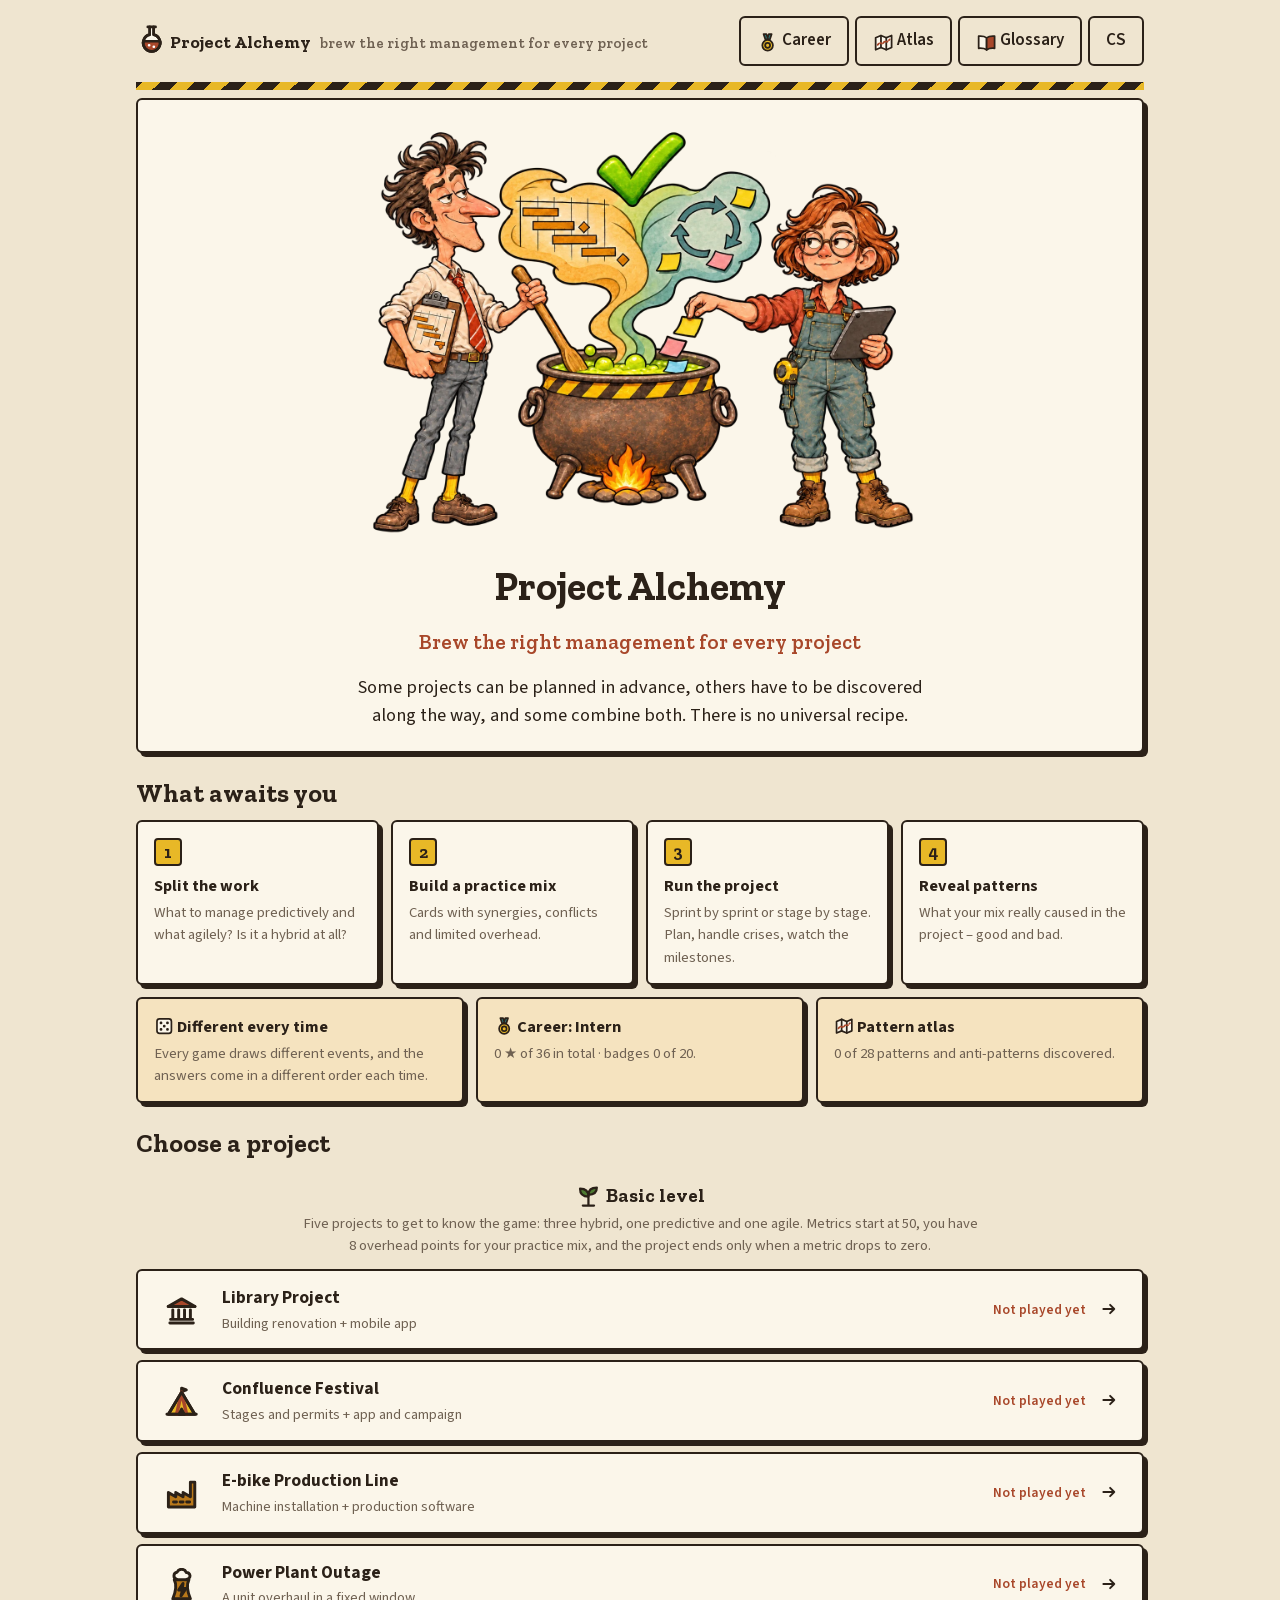
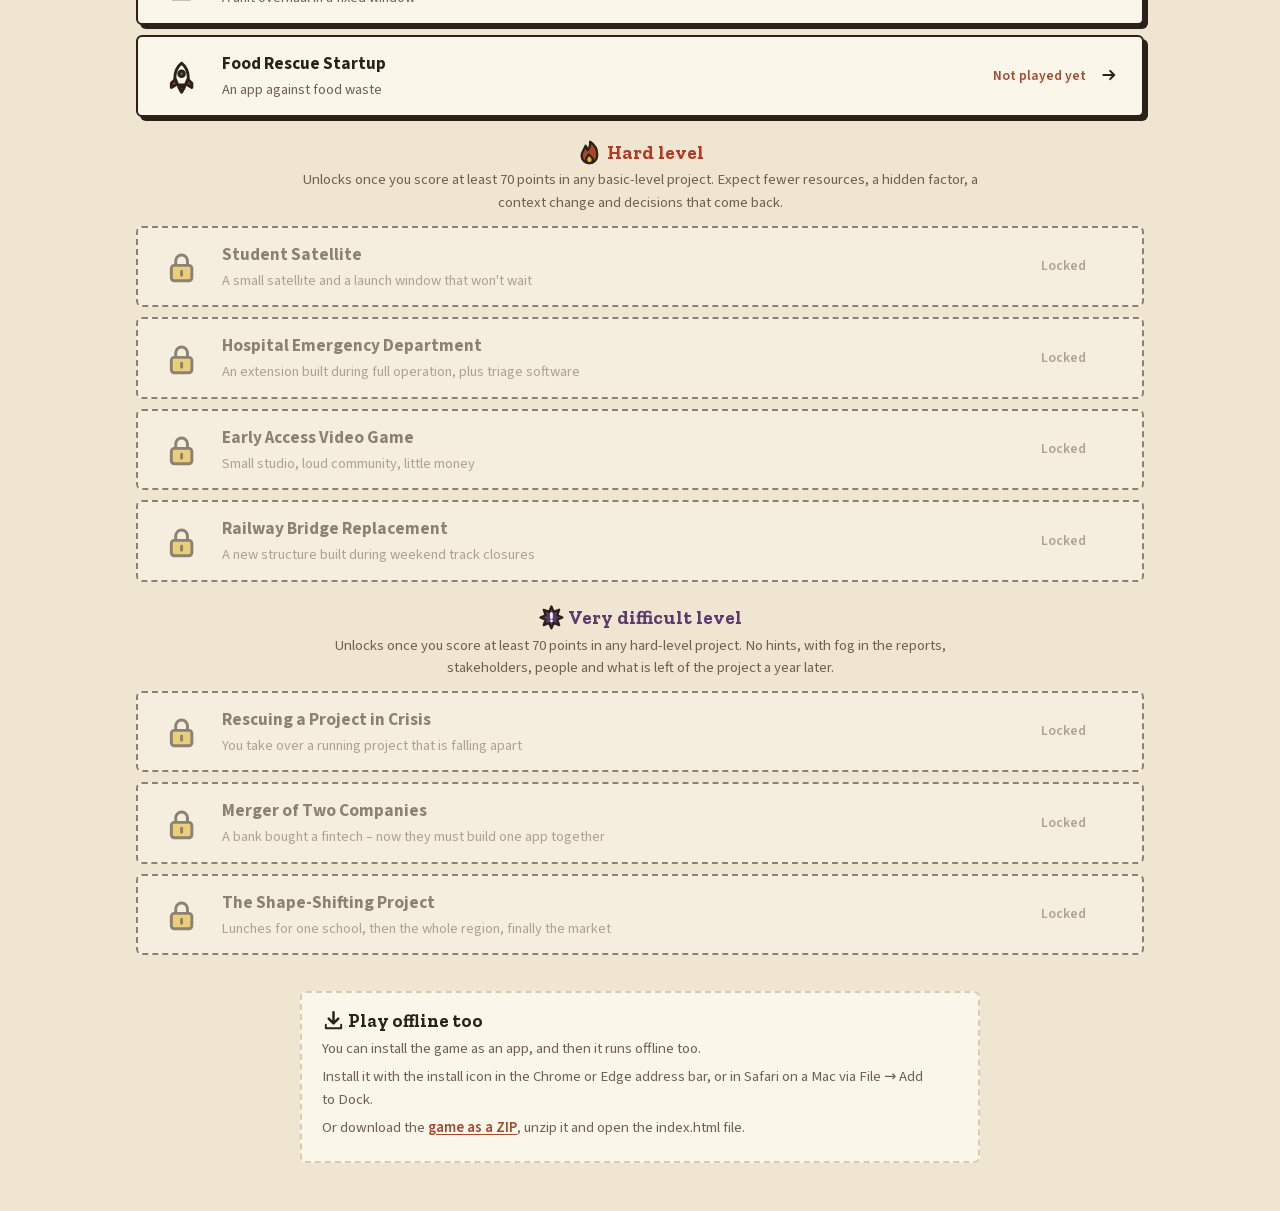
<file: index.html>
<!doctype html>
<html lang="cs">
<head>
  <meta charset="utf-8">
  <meta name="viewport" content="width=device-width, initial-scale=1">
  <title>Projektová alchymie – namíchej správné řízení pro každý projekt</title>
  <meta name="description" content="Výuková hra o řízení projektů: poznej, jestli projekt potřebuje plán, agilitu, nebo hybrid, a namíchej správné praktiky.">
  <link rel="alternate" hreflang="cs" href="https://miroslavkrupa.github.io/games-projektova-alchymie/">
  <link rel="alternate" hreflang="en" href="https://miroslavkrupa.github.io/games-projektova-alchymie/en/">
  <link rel="icon" href="img/favicon.svg" type="image/svg+xml">
  <meta property="og:type" content="website">
  <meta property="og:locale" content="cs_CZ">
  <meta property="og:title" content="Projektová alchymie – namíchej správné řízení pro každý projekt">
  <meta property="og:description" content="Výuková hra o řízení projektů: poznej, jestli projekt potřebuje plán, agilitu, nebo hybrid, a namíchej správné praktiky.">
  <meta property="og:url" content="https://miroslavkrupa.github.io/games-projektova-alchymie/">
  <meta property="og:image" content="https://miroslavkrupa.github.io/games-projektova-alchymie/img/og.jpg?v=3">
  <meta property="og:image:width" content="1200">
  <meta property="og:image:height" content="630">
  <meta property="og:image:alt" content="Projektová alchymie: Ruda Gantt a Bára Backlogová míchají kotel praktik">
  <meta name="twitter:card" content="summary_large_image">
  <meta name="theme-color" content="#efe5d0">
  <link rel="manifest" href="manifest.webmanifest">
  <link rel="apple-touch-icon" href="img/apple-touch-icon.png">
  <link rel="stylesheet" href="css/fonts.css?v=2026-11-23">
  <link rel="stylesheet" href="css/style.css?v=2026-11-23">
</head>
<body>
  <div id="app"></div>
  <script src="js/data.js?v=2026-11-23"></script>
  <script src="js/data-insane.js?v=2026-11-23"></script>
  <script src="js/i18n.js?v=2026-11-23"></script>
  <script src="js/icons.js?v=2026-11-23"></script>
  <script src="js/fx.js?v=2026-11-23"></script>
  <script src="js/career.js?v=2026-11-23"></script>
  <script src="js/game.js?v=2026-11-23"></script>
</body>
</html>
</file>
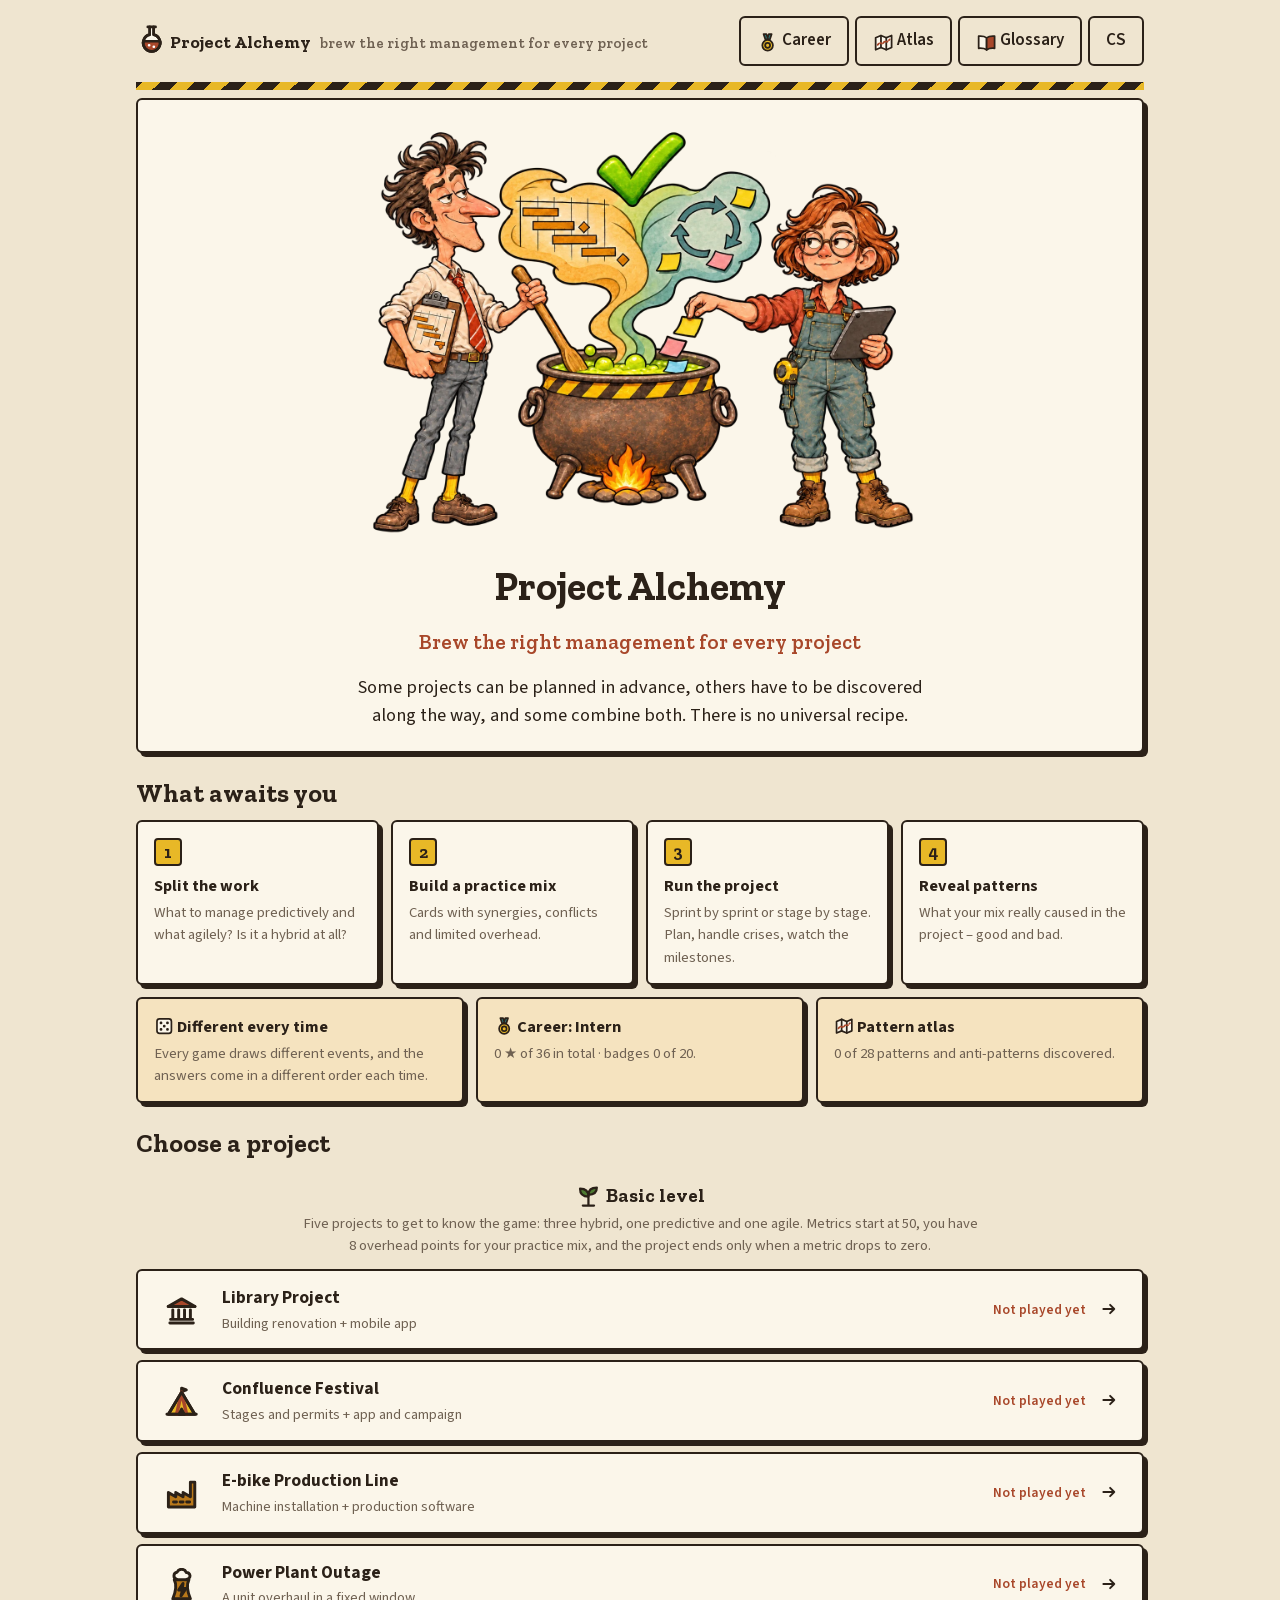
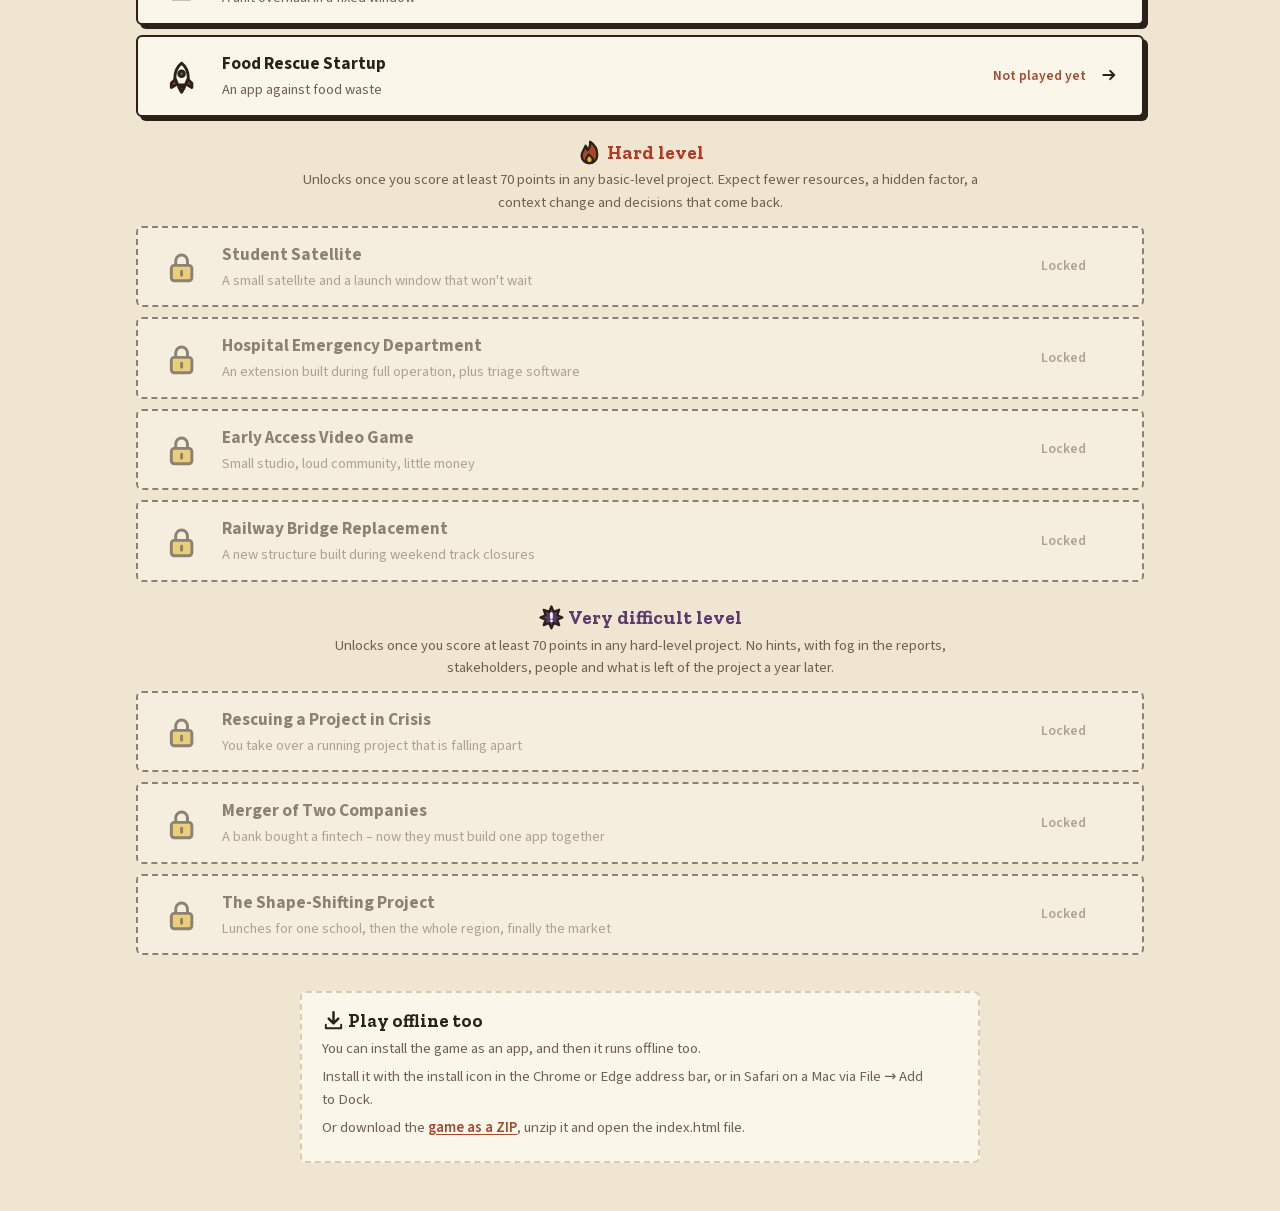
<file: en/index.html>
<!doctype html>
<html lang="en" data-lang="en">
<head>
  <meta charset="utf-8">
  <base href="../">
  <meta name="viewport" content="width=device-width, initial-scale=1">
  <title>Project Alchemy – brew the right management for every project</title>
  <meta name="description" content="An educational game about project management: find out whether a project needs a plan, agility or a hybrid, and brew the right practices.">
  <link rel="alternate" hreflang="cs" href="https://miroslavkrupa.github.io/games-projektova-alchymie/">
  <link rel="alternate" hreflang="en" href="https://miroslavkrupa.github.io/games-projektova-alchymie/en/">
  <link rel="icon" href="img/favicon.svg" type="image/svg+xml">
  <meta property="og:type" content="website">
  <meta property="og:locale" content="en_US">
  <meta property="og:locale:alternate" content="cs_CZ">
  <meta property="og:title" content="Project Alchemy – brew the right management for every project">
  <meta property="og:description" content="An educational game about project management: find out whether a project needs a plan, agility or a hybrid, and brew the right practices.">
  <meta property="og:url" content="https://miroslavkrupa.github.io/games-projektova-alchymie/en/">
  <meta property="og:image" content="https://miroslavkrupa.github.io/games-projektova-alchymie/img/og-en.jpg?v=1">
  <meta property="og:image:width" content="1200">
  <meta property="og:image:height" content="630">
  <meta property="og:image:alt" content="Project Alchemy: Ruda Gantt and Bára Backlogová stir the cauldron of practices">
  <meta name="twitter:card" content="summary_large_image">
  <meta name="theme-color" content="#efe5d0">
  <link rel="manifest" href="manifest-en.webmanifest">
  <link rel="apple-touch-icon" href="img/apple-touch-icon.png">
  <link rel="stylesheet" href="css/fonts.css?v=2026-11-23">
  <link rel="stylesheet" href="css/style.css?v=2026-11-23">
</head>
<body>
  <div id="app"></div>
  <script src="js/data.js?v=2026-11-23"></script>
  <script src="js/data-insane.js?v=2026-11-23"></script>
  <script src="js/i18n.js?v=2026-11-23"></script>
  <script src="js/icons.js?v=2026-11-23"></script>
  <script src="js/fx.js?v=2026-11-23"></script>
  <script src="js/career.js?v=2026-11-23"></script>
  <script src="js/game.js?v=2026-11-23"></script>
</body>
</html>
</file>
<file: css/fonts.css>
/* Písma hry uložená u hry (kvůli hraní bez internetu). Source Sans 3 a Zilla Slab, licence SIL Open Font License 1.1. */
@font-face { font-family: 'Source Sans 3'; font-style: normal; font-weight: 400 700; font-display: swap; src: url(../fonts/source-sans-3-latin-ext.woff2) format('woff2'); unicode-range: U+0100-02BA, U+02BD-02C5, U+02C7-02CC, U+02CE-02D7, U+02DD-02FF, U+0304, U+0308, U+0329, U+1D00-1DBF, U+1E00-1E9F, U+1EF2-1EFF, U+2020, U+20A0-20AB, U+20AD-20C4, U+2113, U+2C60-2C7F, U+A720-A7FF; }
@font-face { font-family: 'Source Sans 3'; font-style: normal; font-weight: 400 700; font-display: swap; src: url(../fonts/source-sans-3-latin.woff2) format('woff2'); unicode-range: U+0000-00FF, U+0131, U+0152-0153, U+02BB-02BC, U+02C6, U+02DA, U+02DC, U+0304, U+0308, U+0329, U+2000-206F, U+20AC, U+2122, U+2191, U+2193, U+2212, U+2215, U+FEFF, U+FFFD; }
@font-face { font-family: 'Zilla Slab'; font-style: normal; font-weight: 600; font-display: swap; src: url(../fonts/zilla-slab-latin-ext-600.woff2) format('woff2'); unicode-range: U+0100-02BA, U+02BD-02C5, U+02C7-02CC, U+02CE-02D7, U+02DD-02FF, U+0304, U+0308, U+0329, U+1D00-1DBF, U+1E00-1E9F, U+1EF2-1EFF, U+2020, U+20A0-20AB, U+20AD-20C4, U+2113, U+2C60-2C7F, U+A720-A7FF; }
@font-face { font-family: 'Zilla Slab'; font-style: normal; font-weight: 600; font-display: swap; src: url(../fonts/zilla-slab-latin-600.woff2) format('woff2'); unicode-range: U+0000-00FF, U+0131, U+0152-0153, U+02BB-02BC, U+02C6, U+02DA, U+02DC, U+0304, U+0308, U+0329, U+2000-206F, U+20AC, U+2122, U+2191, U+2193, U+2212, U+2215, U+FEFF, U+FFFD; }
@font-face { font-family: 'Zilla Slab'; font-style: normal; font-weight: 700; font-display: swap; src: url(../fonts/zilla-slab-latin-ext-700.woff2) format('woff2'); unicode-range: U+0100-02BA, U+02BD-02C5, U+02C7-02CC, U+02CE-02D7, U+02DD-02FF, U+0304, U+0308, U+0329, U+1D00-1DBF, U+1E00-1E9F, U+1EF2-1EFF, U+2020, U+20A0-20AB, U+20AD-20C4, U+2113, U+2C60-2C7F, U+A720-A7FF; }
@font-face { font-family: 'Zilla Slab'; font-style: normal; font-weight: 700; font-display: swap; src: url(../fonts/zilla-slab-latin-700.woff2) format('woff2'); unicode-range: U+0000-00FF, U+0131, U+0152-0153, U+02BB-02BC, U+02C6, U+02DA, U+02DC, U+0304, U+0308, U+0329, U+2000-206F, U+20AC, U+2122, U+2191, U+2193, U+2212, U+2215, U+FEFF, U+FFFD; }
</file>
<file: css/style.css>
/* Vzhled „Stavební deník“: teplý papír, okr, rez, vybledlá tyrkysová a výstražná žlutá
   (vyhrazená pro hlavní akce). Tmavě hnědé obrysy a tvrdé stíny jako komiksová políčka.
   Tmavý režim je „soumrak termínu“. */
:root {
  --bg: #efe5d0;
  --surface: #fbf6ea;
  --ink: #2b2118;
  --muted: #6f6152;
  --line: #d9cbb0;
  --edge: #2b2118;
  --primary: #a8472a;
  --primary-ink: #fff8ee;
  --caution: #e8b827;
  --caution-ink: #2b2118;
  --pred: #b9781a;
  --pred-soft: #f5e3bf;
  --agile: #2c7a7b;
  --agile-soft: #d3e8e4;
  --both: #7d5a3c;
  --both-soft: #eadbc6;
  --good: #4d7a32;
  --good-soft: #e0ead0;
  --warn: #c9930f;
  --warn-soft: #f7e6b3;
  --bad: #b23a22;
  --bad-soft: #f4d6c9;
  --insane: #5b3a6e;
  --insane-soft: #e7dceb;
  /* Barvy čar v grafu průběhu (ověřená kategorická paleta) */
  --s1: #2a78d6;
  --s2: #eb6834;
  --s3: #1baf7a;
  --s4: #eda100;
  --s5: #e87ba4;
  --radius: 6px;
  --shadow: 4px 4px 0 var(--edge);
  --shadow-sm: 2px 2px 0 var(--edge);
  --stripes: repeating-linear-gradient(-45deg, var(--caution) 0 12px, var(--edge) 12px 24px);
  --font: 'Source Sans 3', system-ui, -apple-system, 'Segoe UI', sans-serif;
  --font-head: 'Zilla Slab', Georgia, serif;
}

@media (prefers-color-scheme: dark) {
  :root {
    --bg: #1b1828;
    --surface: #262238;
    --ink: #f2e8d8;
    --muted: #b8aac4;
    --line: #3d3753;
    --edge: #0d0b14;
    --primary: #f08a3c;
    --primary-ink: #1b1828;
    --pred: #e3a03a;
    --pred-soft: #3d2f22;
    --agile: #4fb3b0;
    --agile-soft: #1c3438;
    --both: #c99a72;
    --both-soft: #352b32;
    --good: #8cbf5a;
    --good-soft: #243321;
    --warn: #e8b827;
    --warn-soft: #3b3220;
    --bad: #ef6a4c;
    --bad-soft: #42231f;
    --insane: #c08ce0;
    --insane-soft: #33264a;
    --s1: #3987e5;
    --s2: #d95926;
    --s3: #199e70;
    --s4: #c98500;
    --s5: #d55181;
  }
}

* { box-sizing: border-box; }

body {
  margin: 0;
  background: var(--bg);
  color: var(--ink);
  font: 17px/1.5 var(--font);
}

#app { max-width: 1040px; margin: 0 auto; padding: 0 16px 48px; }

h1, h2, h3 { line-height: 1.2; margin: 0 0 .5em; }
h1 { font-size: 2.2rem; }
h2 { font-size: 1.6rem; }
h3 { font-size: 1.15rem; }
p { margin: 0 0 .8em; }
small { color: var(--muted); }

.card {
  background: var(--surface);
  border: 1px solid var(--line);
  border-radius: var(--radius);
  box-shadow: var(--shadow);
  padding: 20px;
  margin-bottom: 16px;
}

/* ---------- Tlačítka ---------- */
.btn {
  font: inherit;
  border: 1px solid var(--line);
  background: var(--surface);
  color: var(--ink);
  border-radius: var(--radius);
  padding: 10px 16px;
  cursor: pointer;
  transition: transform .08s, background .15s, border-color .15s;
}
.btn:hover:not(:disabled) { transform: translateY(-1px); border-color: var(--primary); }
.btn:disabled { opacity: .5; cursor: not-allowed; }
.btn.primary { background: var(--primary); color: var(--primary-ink); border-color: var(--primary); font-weight: 600; }
.btn.big { font-size: 1.1rem; padding: 14px 24px; }
.btn.ghost { background: transparent; }

.actions { display: flex; gap: 12px; justify-content: center; flex-wrap: wrap; margin: 20px 0; }

/* ---------- Horní lišta a ukazatele ---------- */
.topbar { display: flex; align-items: center; justify-content: space-between; gap: 12px; padding: 16px 0; }
.brand { font-weight: 700; font-size: 1.1rem; }
.brand small { font-weight: 400; margin-left: 6px; }
.logo { font-size: 1.4rem; }

.hud {
  position: sticky; top: 0; z-index: 5;
  display: grid; grid-template-columns: repeat(5, 1fr); gap: 10px;
  background: var(--bg);
  padding: 8px 0 12px;
  margin-bottom: 8px;
}
.meter { background: var(--surface); border: 1px solid var(--line); border-radius: var(--radius); padding: 8px 10px; }
.meter-head { display: flex; justify-content: space-between; font-size: .85rem; gap: 4px; }
.bar { height: 8px; background: var(--line); border-radius: 99px; overflow: hidden; margin-top: 6px; }
.bar i { display: block; height: 100%; border-radius: 99px; transition: width .5s ease; }
.meter.high .bar i { background: var(--good); }
.meter.mid .bar i { background: var(--warn); }
.meter.low .bar i { background: var(--bad); }
.meter.low { border-color: var(--bad); }

/* ---------- Úvod ---------- */
.hero { text-align: center; padding: 32px; }
.hero-emoji { font-size: 3.5rem; margin-bottom: 8px; }
.hero-art { display: block; width: 100%; max-width: 640px; height: auto; margin: 0 auto 8px; }
.tagline { font-size: 1.15rem; font-weight: 600; color: var(--primary); margin-top: -4px; }
.lead { font-size: 1.15rem; }
.two-col { display: grid; grid-template-columns: 1fr 1fr; gap: 12px; margin: 16px 0; text-align: left; }
.mini { border-radius: var(--radius); padding: 14px; }
.mini p { margin: 0; font-size: .95rem; }
.mini.pred { background: var(--pred-soft); border-left: 4px solid var(--pred); }
.mini.agile { background: var(--agile-soft); border-left: 4px solid var(--agile); }
.hint { color: var(--muted); font-size: .92rem; }

.record { font-weight: 600; color: var(--primary); }
/* ---------- Úvodní stránka: dlaždice a řádky projektů ---------- */
h1, h2, h3, .lead, .tagline, .hero p, .phase-title p { text-wrap: balance; }
p, li, small { text-wrap: pretty; }
.intro-hero { padding: 28px 28px 22px; }
.intro-hero .lead { max-width: 620px; margin: 0 auto; }
.section-title { margin: 26px 0 10px; }
.tile-grid { display: grid; grid-template-columns: repeat(4, 1fr); gap: 12px; margin-bottom: 12px; }
.tile-grid.two { grid-template-columns: repeat(2, 1fr); }
.tile-grid.three { grid-template-columns: repeat(3, 1fr); }
.tile {
  position: relative; text-align: left; font: inherit; color: var(--ink);
  background: var(--surface); border: 1px solid var(--line); border-radius: var(--radius);
  box-shadow: var(--shadow); padding: 16px 16px 14px;
  display: flex; flex-direction: column; gap: 4px;
}
.tile b { font-size: 1.02rem; }
.tile p { margin: 0; color: var(--muted); font-size: .92rem; }
.tile-num {
  width: 28px; height: 28px; border-radius: 50%; display: grid; place-items: center;
  background: var(--both-soft); color: var(--primary); font-weight: 800; margin-bottom: 4px;
}
.tile.soft { background: var(--bg); box-shadow: none; }
.tile-btn { cursor: pointer; transition: border-color .15s, transform .08s; }
.tile-btn:hover { border-color: var(--primary); transform: translateY(-1px); }

.project-list { display: flex; flex-direction: column; gap: 10px; }
.project-row {
  font: inherit; color: var(--ink); text-align: left; width: 100%; cursor: pointer;
  display: grid; grid-template-columns: 52px 1fr auto 24px; align-items: center; gap: 14px;
  background: var(--surface); border: 2px solid var(--line); border-radius: var(--radius);
  box-shadow: var(--shadow); padding: 14px 18px;
  transition: border-color .15s, transform .08s;
}
.project-row:hover:not(:disabled) { border-color: var(--primary); transform: translateX(3px); }
.pr-icon { font-size: 2rem; text-align: center; }
.pr-main { display: flex; flex-direction: column; gap: 2px; min-width: 0; }
.pr-main b { font-size: 1.08rem; }
.pr-main small { font-size: .9rem; }
.pr-meta { font-size: .85rem; font-weight: 600; color: var(--primary); white-space: nowrap; }
.pr-go { color: var(--muted); font-size: .9rem; }
.project-row.hard { border-left: 6px solid var(--bad); }
.project-row.hard:hover:not(:disabled) { border-color: var(--bad); }
.project-row.locked { opacity: .5; cursor: not-allowed; }
.project-row.locked .pr-meta { color: var(--muted); }

.level-head { text-align: center; margin: 22px auto 12px; max-width: 680px; }
.level-head h3 { margin: 0 0 4px; font-size: 1.2rem; }
.level-head p { margin: 0; color: var(--muted); font-size: .92rem; }
.level-head.hard h3 { color: var(--bad); }
.hard-badge { display: inline-block; font-weight: 700; color: var(--bad); background: var(--bad-soft); padding: 4px 12px; border-radius: 3px; margin: -4px 0 12px; }
.hard-rule { color: var(--bad); }
.ctx.hidden-ctx { background: var(--bg); color: var(--muted); border: 1px dashed var(--muted); }
.ctx.revealed { background: var(--bad-soft); color: var(--bad); }

/* ---------- Hard: změna kontextu, ozvěny rozhodnutí ---------- */
.shift-card { border-left: 6px solid var(--bad); }
.reshape-card {
  font: inherit; color: var(--ink); width: 100%; text-align: left; cursor: pointer;
  display: grid; grid-template-columns: 26px 1fr auto; gap: 2px 8px; align-items: center;
  background: var(--surface); border: 2px solid var(--line); border-radius: var(--radius); padding: 8px 10px; margin-bottom: 6px;
}
.reshape-card b { font-size: .88rem; line-height: 1.2; }
.reshape-card small { color: var(--primary); font-size: .7rem; }
.reshape-card em { grid-column: 2 / 4; font-size: .74rem; font-style: normal; font-weight: 700; }
.reshape-card.on { border-color: var(--primary); background: var(--both-soft); }
.reshape-card.added { border-color: var(--good); background: var(--good-soft); }
.reshape-card.added em { color: var(--good); }
.reshape-card.removed { border-style: dashed; opacity: .7; }
.reshape-card.removed em { color: var(--bad); }
.reshape-card:disabled { cursor: not-allowed; opacity: .4; }
.mix-result.adapted { border-left: 6px solid var(--good); }
.mix-result.rigid { border-left: 6px solid var(--bad); }
.echo { background: var(--warn-soft); border-left: 4px solid var(--warn); padding: 8px 12px; border-radius: 4px; margin-bottom: 10px; font-size: .92rem; }
.later { font-weight: 600; color: var(--warn); }
.aftermath { border-left: 6px solid var(--warn); }

.phase-title { margin: 8px 0 16px; }
.phase { display: inline-block; font-size: .8rem; font-weight: 700; letter-spacing: .04em; text-transform: uppercase; color: var(--primary); margin-bottom: 4px; }

/* ---------- Fáze 1: třídění ---------- */
.ws-grid { display: grid; grid-template-columns: repeat(2, 1fr); gap: 12px; }
.ws { margin: 0; padding: 14px; }
.ws-head { display: flex; align-items: center; gap: 10px; margin-bottom: 10px; }
.ws-icon { font-size: 1.6rem; }
.ws-btns { display: flex; gap: 8px; }
.ws-btns .btn { flex: 1; padding: 8px; }
.btn.toggle.on.pred { background: var(--pred-soft); border-color: var(--pred); font-weight: 600; }
.btn.toggle.on.agile { background: var(--agile-soft); border-color: var(--agile); font-weight: 600; }
.ws.correct { border-color: var(--good); }
.ws.wrong { border-color: var(--bad); }
.why { font-size: .9rem; margin: 10px 0 0; }
.result { margin-top: 16px; }

/* ---------- Rozhodnutí ---------- */
.decision-head { display: flex; align-items: center; gap: 12px; flex-wrap: wrap; margin-bottom: 8px; }
.decision-head h3 { margin: 0; font-size: 1.3rem; }
.big-icon { font-size: 2.2rem; }
.tag { font-size: .78rem; padding: 3px 10px; border-radius: 3px; font-weight: 600; }
.tag.pred { background: var(--pred-soft); color: var(--pred); }
.tag.agile { background: var(--agile-soft); color: var(--agile); }
.tag.both { background: var(--both-soft); color: var(--both); }
.situation { font-size: 1.08rem; }
.choices { display: grid; gap: 10px; }
.choice {
  font: inherit; color: var(--ink); text-align: left;
  display: flex; gap: 12px; align-items: center;
  background: var(--surface); border: 2px solid var(--line); border-radius: var(--radius);
  padding: 12px 14px; cursor: pointer; transition: border-color .15s, transform .08s;
}
.choice:hover:not(:disabled) { border-color: var(--primary); transform: translateX(3px); }
.choice:disabled { cursor: default; }
.choice-letter {
  flex: none; width: 30px; height: 30px; border-radius: 50%;
  display: grid; place-items: center; font-weight: 700;
  background: var(--both-soft); color: var(--primary);
}
.choice.dim { opacity: .45; }
.choice.picked.best { border-color: var(--good); background: var(--good-soft); }
.choice.picked.ok { border-color: var(--warn); background: var(--warn-soft); }
.choice.picked.bad { border-color: var(--bad); background: var(--bad-soft); }

.feedback { margin-top: 16px; padding: 16px; border-radius: var(--radius); animation: pop .25s ease; }
.feedback.best { background: var(--good-soft); }
.feedback.ok { background: var(--warn-soft); }
.feedback.bad { background: var(--bad-soft); }
.rating { font-weight: 700; margin-bottom: 6px; }
.best-was { font-size: .92rem; }
.lesson { margin-top: 12px; padding: 12px 14px; border-radius: var(--radius); background: var(--surface); border: 1px dashed var(--primary); }

.chips { display: flex; flex-wrap: wrap; gap: 6px; margin: 8px 0; }
.chip { font-size: .82rem; padding: 3px 10px; border-radius: 3px; font-weight: 600; }
.chip.up { background: var(--good-soft); color: var(--good); }
.chip.down { background: var(--bad-soft); color: var(--bad); }
.chip.neutral { background: var(--line); color: var(--muted); }

@keyframes pop { from { opacity: 0; transform: translateY(6px); } to { opacity: 1; transform: none; } }

/* ---------- Časová osa ---------- */
.timeline {
  display: grid; grid-template-columns: 150px 1fr; gap: 8px 12px; align-items: center;
  background: var(--surface); border: 1px solid var(--line); border-radius: var(--radius);
  padding: 14px; margin-bottom: 16px;
}
.track-label { font-weight: 600; font-size: .9rem; }
.track-label small { display: block; font-weight: 400; }
.track { display: grid; grid-template-columns: repeat(6, 1fr); gap: 6px; }
.track.pred { min-height: 36px; position: relative; }
.ms {
  font-size: .78rem; text-align: right; padding: 6px 8px; border-radius: 4px;
  background: var(--pred-soft); border-right: 4px solid var(--pred);
}
.ms .diamond { color: var(--pred); margin-right: 4px; }
.ms.ok { background: var(--good-soft); border-color: var(--good); }
.ms.late { background: var(--bad-soft); border-color: var(--bad); }
.sprint-cell {
  text-align: center; font-size: .8rem; font-weight: 600; padding: 6px 4px; border-radius: 4px;
  background: var(--agile-soft); color: var(--agile); opacity: .55;
}
.sprint-cell small { display: block; font-weight: 400; }
.sprint-cell.past { opacity: .9; }
.sprint-cell.now { opacity: 1; background: var(--agile); color: #fff; }
.sprint-cell.now small { color: #e6fffb; }

/* ---------- Plánování ---------- */
.plan-grid { display: grid; grid-template-columns: 1fr 280px; gap: 16px; align-items: start; }
.bl-item {
  font: inherit; color: var(--ink); width: 100%; text-align: left;
  display: grid; grid-template-columns: 24px 60px 1fr auto auto; gap: 10px; align-items: center;
  background: var(--surface); border: 2px solid var(--line); border-radius: var(--radius);
  padding: 8px 10px; margin-bottom: 6px; cursor: pointer;
}
.bl-item:hover:not(:disabled) { border-color: var(--primary); }
.bl-item.sel { border-color: var(--primary); background: var(--both-soft); }
.bl-item:disabled { cursor: not-allowed; }
.bl-item.locked { opacity: .6; }
.bl-item.done { opacity: .45; text-decoration: line-through; }
.bl-name small { display: block; font-size: .75rem; text-decoration: none; }
.check { font-size: 1.1rem; text-align: center; }
.mos { font-size: .72rem; font-weight: 700; text-align: center; padding: 2px 0; border-radius: 6px; }
.m-M { background: var(--bad-soft); color: var(--bad); }
.m-S { background: var(--warn-soft); color: #a77a0c; }
.m-C { background: var(--agile-soft); color: var(--agile); }
.m-W { background: var(--line); color: var(--muted); }
.sp { font-weight: 700; font-size: .9rem; }
.val { font-size: .85rem; color: var(--muted); }

.side { position: sticky; top: 90px; }
.cap-num { font-size: 1.8rem; }
.cap-num.over { color: var(--bad); }
.bar.cap { height: 12px; }
.bar.cap i { background: var(--agile); }
.bar.cap.over i { background: var(--bad); }
.warn { color: var(--bad); font-weight: 600; font-size: .92rem; margin-top: 8px; }
.facts { padding-left: 18px; font-size: .9rem; color: var(--muted); }
.side .btn { width: 100%; }

/* ---------- Review ---------- */
.delivered { list-style: none; padding: 0; }
.delivered li { padding: 4px 0; }
.delivered .ok { color: var(--good); }
.delivered .ko { color: var(--bad); }
.milestone { border-left: 6px solid var(--pred); }
.milestone.ok { border-left-color: var(--good); }
.milestone.late { border-left-color: var(--bad); }
.rules li { margin-bottom: 8px; }

/* ---------- Konec ---------- */
.end .score { font-size: 4rem; font-weight: 800; color: var(--primary); line-height: 1; margin: 8px 0 12px; }
.end .score small { font-size: 1rem; font-weight: 400; }
.failed { background: var(--bad-soft); color: var(--bad); font-weight: 700; padding: 10px; border-radius: var(--radius); margin-bottom: 12px; }
.score-grid { display: grid; grid-template-columns: repeat(3, 1fr); gap: 12px; margin-top: 16px; }
.score-grid div { background: var(--bg); border-radius: var(--radius); padding: 12px; display: flex; flex-direction: column; }
.score-grid b { font-size: 1.6rem; }
.lessons { list-style: none; padding: 0; margin: 0; }
.lesson-row { padding: 10px 12px; border-radius: var(--radius); margin-bottom: 8px; border-left: 4px solid var(--line); background: var(--bg); }
.lesson-row.best { border-left-color: var(--good); }
.lesson-row.ok { border-left-color: var(--warn); }
.lesson-row.bad { border-left-color: var(--bad); }
.lesson-text { font-size: .92rem; margin-top: 4px; }

/* ---------- Slovníček ---------- */
.modal-back {
  position: fixed; inset: 0; z-index: 20;
  background: rgba(20, 18, 30, .5);
  display: grid; place-items: center; padding: 16px;
}
.modal { max-width: 680px; width: 100%; max-height: 85vh; overflow-y: auto; margin: 0; }
.modal-head { display: flex; justify-content: space-between; align-items: center; }
.modal dt { font-weight: 700; margin-top: 12px; }
.modal dd { margin: 2px 0 0; color: var(--muted); }

/* ---------- Kontext a mix praktik ---------- */
h4 { margin: 14px 0 6px; font-size: 1rem; }
.top-btns { display: flex; gap: 6px; }
.ctx-row { display: flex; flex-wrap: wrap; gap: 6px; align-items: center; justify-content: center; margin-bottom: 12px; }
.phase-title .ctx-row { justify-content: flex-start; }
.ctx { display: inline-block; font-size: .82rem; padding: 3px 10px; border-radius: 3px; background: var(--both-soft); color: var(--both); font-weight: 600; margin: 2px 0; }

.pgrid { display: grid; grid-template-columns: repeat(3, 1fr); gap: 14px; align-items: start; }
.pcol h3 { font-size: 1rem; margin: 0 0 8px; }
.practice {
  font: inherit; color: var(--ink); text-align: left; width: 100%;
  display: flex; flex-direction: column; gap: 4px;
  background: var(--surface); border: 2px solid var(--line); border-radius: var(--radius);
  padding: 10px 12px; margin-bottom: 8px; cursor: pointer;
  transition: border-color .15s, transform .08s;
}
.practice:hover:not(:disabled) { border-color: var(--primary); transform: translateY(-1px); }
.practice:disabled { cursor: default; }
.practice:disabled:not(.on) { opacity: .45; }
.practice.on { border-color: var(--primary); background: var(--both-soft); }
.practice.trap { border-color: var(--bad); background: var(--bad-soft); }
.pp-head { display: flex; align-items: center; gap: 8px; }
.pp-head b { flex: 1; font-size: .95rem; line-height: 1.25; }
.pp-icon { font-size: 1.3rem; }
.cost { font-size: .72rem; color: var(--primary); letter-spacing: 1px; white-space: nowrap; }
.pp-desc { font-size: .85rem; color: var(--muted); }
.pp-mech { font-size: .8rem; }
.pp-fit { font-size: .76rem; font-weight: 600; color: var(--good); }
.pp-pair { font-size: .76rem; font-weight: 600; }
.pp-pair.syn { color: var(--good); }
.pp-pair.con { color: var(--bad); }
.pp-trap { font-size: .78rem; font-weight: 700; color: var(--bad); }

.mix-bar {
  position: sticky; bottom: 8px; z-index: 4;
  display: grid; grid-template-columns: 200px 1fr auto; gap: 16px; align-items: center;
  margin-top: 12px; border: 2px solid var(--primary);
}
.mix-cost { display: flex; flex-direction: column; gap: 2px; }
.mix-cost b { font-size: 1.5rem; }
.mix-cost b.over { color: var(--bad); }
.mix-cost small.warn { margin: 0; font-size: .8rem; }
.pairs { list-style: none; padding: 0; margin: 0; font-size: .88rem; }
.pairs li { padding: 2px 0; }
.pairs .syn { color: var(--good); }
.pairs .con { color: var(--bad); }
.mix-pairs { max-height: 110px; overflow-y: auto; }
.mix-pairs .hint { margin: 0; }
.mix-result { margin-top: 16px; }
.checklist { list-style: none; padding: 0; margin: 0; font-size: .92rem; }
.checklist li { padding: 2px 0; }

.practice.misfit { border-color: var(--warn); background: var(--warn-soft); }
.ctx.approach.pred { background: var(--pred-soft); color: var(--pred); }
.ctx.approach.agile { background: var(--agile-soft); color: var(--agile); }

/* ---------- Typ projektu (odhalí se po první fázi) ---------- */
.approach-reveal { margin: 14px 0; padding: 14px 16px; border-radius: var(--radius); border-left: 6px solid var(--both); background: var(--both-soft); }
.approach-reveal.pred { border-left-color: var(--pred); background: var(--pred-soft); }
.approach-reveal.agile { border-left-color: var(--agile); background: var(--agile-soft); }
.approach-reveal h3 { margin-bottom: 6px; }
.approach-reveal p:last-child { margin-bottom: 0; }

/* ---------- Kritická cesta, rezerva, experimenty ---------- */
.mos.crit { background: var(--pred-soft); color: var(--pred); }
.due { display: block; font-size: .75rem; color: var(--muted); text-decoration: none; }
.due.now { color: var(--bad); font-weight: 600; }
.bl-row { display: flex; gap: 6px; align-items: stretch; margin-bottom: 6px; }
.bl-row .bl-item { margin: 0; flex: 1; }
.exp-btn {
  font: inherit; font-size: .78rem; font-weight: 600; white-space: nowrap; cursor: pointer;
  border: 2px dashed var(--agile); color: var(--agile); background: var(--agile-soft); border-radius: var(--radius); padding: 0 10px;
}
.exp-btn:disabled { opacity: .45; cursor: not-allowed; }
.buffer { margin: 10px 0 4px; padding: 8px 10px; border-radius: 4px; background: var(--good-soft); font-size: .92rem; }
.buffer.zero { background: var(--warn-soft); }
.buffer.over { background: var(--bad-soft); color: var(--bad); }
.schedule { border-left: 6px solid var(--warn); }
.schedule.late { border-left-color: var(--bad); }
.discovered { border-left: 6px solid var(--agile); }

/* ---------- Gantt (prediktivní projekt) ---------- */
.phase-cell { text-align: left; padding: 6px 8px; }
.sprint-cell.future { opacity: .45; border: 1px dashed var(--agile); background: transparent; }
.gantt-stats { display: grid; grid-template-columns: repeat(auto-fit, minmax(130px, 1fr)); gap: 8px; margin-bottom: 12px; }
.gantt-stats > div { background: var(--bg); border-radius: var(--radius); padding: 8px 10px; display: flex; flex-direction: column; border-left: 4px solid var(--line); }
.gantt-stats span { font-size: .78rem; color: var(--muted); }
.gantt-stats b { font-size: 1.15rem; }
.gantt-stats small { font-size: .75rem; }
.gantt-stats .good { border-left-color: var(--good); }
.gantt-stats .warn { border-left-color: var(--warn); }
.gantt-stats .bad { border-left-color: var(--bad); color: var(--bad); }

.gantt-wrap { overflow-x: auto; margin: 8px 0 4px; border: 1px solid var(--line); border-radius: var(--radius); }
.gantt { min-width: max-content; font-size: .85rem; }
.g-row { display: flex; border-bottom: 1px solid var(--line); }
.g-row:last-child { border-bottom: 0; }
.g-row.has-conflict .g-task { box-shadow: inset 4px 0 0 var(--bad); }
.g-head { position: sticky; top: 0; background: var(--surface); font-weight: 700; font-size: .75rem; color: var(--muted); }
.g-task { flex: none; width: 250px; padding: 6px 10px; line-height: 1.25; position: sticky; left: 0; background: var(--surface); z-index: 1; }
.g-task small { display: block; color: var(--muted); font-size: .74rem; margin-top: 2px; }
.g-task small.note { font-style: italic; }
.g-id { display: inline-grid; place-items: center; width: 20px; height: 20px; border-radius: 6px; background: var(--pred); color: #fff; font-size: .75rem; margin-right: 4px; }
.g-deps { flex: none; width: 116px; padding: 6px; display: flex; flex-wrap: wrap; gap: 3px; align-content: center; border-right: 1px solid var(--line); }
.g-deps small { font-size: .74rem; color: var(--muted); }
.dep {
  font: inherit; font-size: .72rem; font-weight: 700; width: 22px; height: 22px; padding: 0; cursor: pointer;
  border: 1px solid var(--line); border-radius: 6px; background: var(--bg); color: var(--muted);
}
.dep.on { background: var(--pred); border-color: var(--pred); color: #fff; }
.g-days { display: grid; grid-template-columns: repeat(var(--days), 26px); align-items: stretch; }
.g-day { text-align: center; padding: 6px 0; }
.g-day.out, .g-cell.out, .g-use.out { background: repeating-linear-gradient(45deg, transparent 0 4px, var(--bad-soft) 4px 6px); }
.g-day.end, .g-cell.end, .g-use.end { border-right: 2px solid var(--bad); }
.g-cell {
  font: inherit; font-size: .7rem; font-weight: 700; color: #fff; padding: 0; margin: 0; min-height: 34px; cursor: pointer;
  border: 0; border-left: 1px solid var(--line); background: transparent;
}
.g-cell:hover:not(.ro) { background: var(--both-soft); }
.g-cell.in { background: var(--pred); }
.g-cell.in.crit { background: var(--bad); }
.g-cell.in.conflict { background: repeating-linear-gradient(45deg, var(--bad) 0 5px, var(--pred) 5px 10px); }
.g-cell.ro { cursor: default; display: grid; place-items: center; }
.g-cell.plan { box-shadow: inset 0 0 0 2px var(--pred); }
.g-cell.act { background: var(--agile); }
.g-cell.act.rework { background: var(--bad); }
.g-foot .g-task b { font-size: .8rem; }
.g-use { text-align: center; font-weight: 700; font-size: .78rem; padding: 6px 0; border-left: 1px solid var(--line); }
.g-use.over { background: var(--bad); color: #fff; }
.g-cell.hold { box-shadow: inset 2px 0 0 var(--warn); font-size: .8rem; }
.g-cell.in.carried { background: var(--warn); }
.g-id.carried { background: var(--warn); width: auto; padding: 0 4px; }
.hold-note { color: var(--warn) !important; font-weight: 600; }
.rough-note { background: var(--warn-soft); padding: 8px 12px; border-radius: 4px; }
.crit-tag { color: var(--bad); font-weight: 700; }
.float-tag { color: var(--good); font-weight: 600; }
.causes { padding-left: 18px; }
.causes li { margin-bottom: 4px; }
.good-note { color: var(--good); font-weight: 600; }

/* ---------- Volby závislé na praktikách ---------- */
.choice.locked { opacity: .55; border-style: dashed; cursor: not-allowed; }
.lock-note { display: block; font-size: .78rem; margin-top: 2px; }
.softened { font-size: .9rem; font-weight: 600; color: var(--good); }

/* ---------- Vzorce a atlas ---------- */
.reveal { margin-top: 16px; }
.reveal > h3 { margin-bottom: 4px; }
.screen-review .reveal { background: var(--surface); border: 1px solid var(--line); border-radius: var(--radius); padding: 16px 20px; margin-bottom: 16px; }
.pattern {
  border-radius: var(--radius); padding: 14px 16px; margin-bottom: 10px;
  border: 1px solid var(--line); border-left: 6px solid var(--good); background: var(--good-soft);
  animation: pop .3s ease;
}
.pattern.anti { border-left-color: var(--bad); background: var(--bad-soft); }
.pattern.locked { background: var(--bg); border-left-color: var(--line); color: var(--muted); padding: 10px 14px; }
.pattern-head { display: flex; align-items: center; gap: 8px; margin-bottom: 6px; }
.pattern-head b { flex: 1; font-size: 1.05rem; }
.pattern-icon { font-size: 1.4rem; }
.ptype { font-size: .75rem; font-weight: 700; white-space: nowrap; }
.story { font-style: italic; margin-bottom: 8px; }
.kfmd { list-style: none; padding: 0; margin: 0; display: grid; gap: 4px; }
.kfmd li { display: grid; grid-template-columns: 130px 1fr; gap: 8px; font-size: .9rem; align-items: baseline; }
.kfmd li span { font-size: .72rem; font-weight: 700; text-transform: uppercase; letter-spacing: .04em; color: var(--muted); }
.pattern-grid { display: grid; grid-template-columns: repeat(2, 1fr); gap: 10px; align-items: start; }
.pattern-grid .pattern { margin: 0; }
.pattern-grid + h3 { margin-top: 28px; }
.card.result > .btn, .card.result > .actions,
.card.mix-result > .btn, .card.mix-result > .actions { margin-top: 18px; }
.pattern-grid .kfmd li { grid-template-columns: 1fr; gap: 0; }
.modal { max-width: 900px; }

/* ---------- Velmi obtížná úroveň ---------- */
.project-row.insane { border-left: 6px solid var(--insane); }
.project-row.insane:hover:not(:disabled) { border-color: var(--insane); }
.level-head.insane h3 { color: var(--insane); }
.hard-badge.insane { color: var(--insane); background: var(--insane-soft); }
.insane-rule { color: var(--ink); background: var(--insane-soft); border-left: 4px solid var(--insane); border-radius: 4px; padding: 10px 12px; list-style: none; margin-top: 8px; }
.insane-rule ol { margin: 8px 0 0; padding-left: 20px; }
.insane-rule ol li { margin-bottom: 4px; }

/* Mlha reportingu */
.meter.fog { border-style: dashed; }
.meter.fog .bar i { opacity: .45; background-image: repeating-linear-gradient(45deg, transparent 0 4px, rgba(255, 255, 255, .35) 4px 8px); }
.meter.fog b { font-weight: 600; color: var(--muted); }
.fog-note { margin: -4px 0 8px; font-size: .82rem; color: var(--muted); }
.signals { margin-top: 10px; padding: 8px 12px; border-radius: 4px; background: var(--warn-soft); font-size: .9rem; }
.signals p { margin: 2px 0; }

/* Stakeholdeři */
.stake-row { display: grid; grid-template-columns: repeat(auto-fit, minmax(200px, 1fr)); gap: 8px; margin-bottom: 12px; }
.stake { display: grid; grid-template-columns: 28px 1fr auto; align-items: center; gap: 8px; background: var(--surface); border: 1px solid var(--line); border-radius: var(--radius); padding: 6px 10px; }
.stake.low { border-color: var(--bad); }
.stake-icon { font-size: 1.3rem; }
.stake b { display: block; font-size: .85rem; }
.stake small { display: block; font-size: .72rem; color: var(--muted); line-height: 1.25; }
.stake .mood { font-weight: 700; white-space: nowrap; }
.people-list { list-style: none; padding: 0; margin: 0 auto 12px; max-width: 560px; text-align: left; font-size: .92rem; }
.people-list li { padding: 3px 0; }
.owner { font-size: .9rem; }

/* Tým a znalosti */
.team { margin-top: 16px; }
.team-grid { display: grid; grid-template-columns: repeat(auto-fit, minmax(230px, 1fr)); gap: 8px; }
.person { display: grid; grid-template-columns: 32px 1fr 64px; align-items: center; gap: 8px; background: var(--bg); border-radius: var(--radius); padding: 8px 10px; }
.person.gone { opacity: .45; }
.p-icon { font-size: 1.4rem; }
.p-main b { display: block; }
.p-main small { display: block; color: var(--muted); font-size: .78rem; }
.knows { display: flex; flex-wrap: wrap; gap: 4px; margin-top: 4px; font-size: .72rem; }
.knows span { background: var(--surface); border: 1px solid var(--line); border-radius: 3px; padding: 1px 7px; }
.knows span.solo { border-color: var(--warn); }
.people-list .knows { display: inline-flex; margin: 0 0 0 4px; }
.p-fatigue { display: flex; flex-direction: column; align-items: center; gap: 4px; font-size: 1.2rem; }
.fbar { display: block; width: 100%; height: 6px; background: var(--line); border-radius: 99px; overflow: hidden; }
.fbar i { display: block; height: 100%; background: var(--warn); }
.bl-name .area { display: block; font-size: .74rem; color: var(--muted); }
.bl-name .area.unknown { color: var(--bad); font-weight: 600; }
.sp.over { color: var(--bad); font-weight: 700; }
.ops-btn { border-color: var(--muted); color: var(--muted); background: var(--bg); }
.split-btn { border-color: var(--warn); color: var(--ink); background: var(--warn-soft); }
.bl-name .too-big { display: block; font-size: .74rem; color: var(--bad); font-weight: 600; }
.handed { margin-top: 14px; padding-top: 10px; border-top: 1px dashed var(--line); }
.handed h4 { margin: 0 0 6px; font-size: .92rem; color: var(--muted); }
.handed-row { display: flex; justify-content: space-between; align-items: center; gap: 8px; padding: 6px 8px; margin-bottom: 4px; border-radius: 4px; background: var(--bg); font-size: .9rem; }
.handed-row > span small { display: block; font-size: .74rem; }
.handed-row > small { color: var(--muted); white-space: nowrap; }
.handed-row .exp-btn { padding: 4px 10px; }
.btn.toggle.on.ops { background: var(--bg); border-color: var(--muted); font-weight: 600; }
.team-note { margin: 4px 0; font-size: .92rem; }
.pp-orig { font-size: .76rem; font-weight: 600; color: var(--muted); }
.choice.picked.neutral { border-color: var(--primary); background: var(--both-soft); }
.feedback.neutral { background: var(--bg); border: 1px solid var(--line); }

/* Diagnóza převzatého projektu */
.symptoms { margin: 0 0 8px; padding-left: 20px; }
.symptoms li { margin-bottom: 6px; }
.diag-grid { display: grid; grid-template-columns: repeat(auto-fit, minmax(240px, 1fr)); gap: 10px; margin: 16px 0; }
.diag-card {
  font: inherit; color: var(--ink); text-align: left; cursor: pointer;
  display: grid; grid-template-columns: 32px 1fr; gap: 2px 8px; align-items: start;
  background: var(--surface); border: 2px solid var(--line); border-radius: var(--radius); padding: 10px 12px;
}
.diag-card .pattern-icon { grid-row: span 2; font-size: 1.4rem; }
.diag-card small { color: var(--muted); font-size: .82rem; }
.diag-card.on { border-color: var(--bad); background: var(--bad-soft); }
.diag-card:disabled { cursor: default; }

/* Rok poté */
.epilog-list { display: grid; gap: 10px; margin-bottom: 16px; }
.epilog-card { position: relative; margin: 0; border-left: 6px solid var(--line); padding-right: 64px; }
.epilog-card.good { border-left-color: var(--good); }
.epilog-card.bad { border-left-color: var(--bad); }
.epilog-card h3 { margin: 2px 0 4px; }
.epilog-card p { margin: 0; }
.ep-when { font-size: .78rem; font-weight: 700; text-transform: uppercase; letter-spacing: .04em; color: var(--muted); }
.ep-pts { position: absolute; right: 16px; top: 50%; transform: translateY(-50%); font-size: 1.3rem; font-weight: 800; }
.epilog-card.good .ep-pts { color: var(--good); }
.epilog-card.bad .ep-pts { color: var(--bad); }

/* ---------- Živé ukazatele ---------- */
.meter, .stake { position: relative; }
.bar i { transition: width .7s cubic-bezier(.2, .8, .2, 1); }
.meter.flash-up, .stake.flash-up { animation: flash-up 1.1s ease; }
.meter.flash-down, .stake.flash-down { animation: flash-down 1.1s ease; }
@keyframes flash-up { 20% { background: var(--good-soft); box-shadow: 0 0 0 2px var(--good); } }
@keyframes flash-down { 20% { background: var(--bad-soft); box-shadow: 0 0 0 2px var(--bad); } }
.float-delta {
  position: absolute; right: 8px; top: -6px; z-index: 6;
  font-weight: 800; font-size: .95rem; pointer-events: none;
  animation: float-up 1.5s ease-out forwards;
}
.float-delta.up { color: var(--good); }
.float-delta.down { color: var(--bad); }
@keyframes float-up {
  0% { opacity: 0; transform: translateY(8px); }
  15% { opacity: 1; transform: none; }
  100% { opacity: 0; transform: translateY(-20px); }
}

/* ---------- Kotel s mixem praktik ---------- */
.mix-bar { grid-template-columns: auto 180px 1fr auto; }
.cauldron { position: relative; width: 128px; padding-top: 20px; text-align: center; }
.cauldron .pot { display: block; width: 128px; height: 100px; overflow: visible; }
.cauldron .brew {
  position: absolute; left: 24px; top: 46px; width: 80px; height: 8px; border-radius: 50%;
  background-size: 160% 100% !important; z-index: 2;
  box-shadow: inset 0 -2px 0 rgba(0, 0, 0, .25), inset 0 2px 0 rgba(255, 255, 255, .3);
  animation: swirl 5s ease-in-out infinite alternate;
}
@keyframes swirl { from { background-position: 0% 0; } to { background-position: 100% 0; } }
.cauldron.splash .brew { animation: splash .5s ease, swirl 5s ease-in-out .5s infinite alternate; }
@keyframes splash { 40% { transform: scale(1.12, 1.6); filter: brightness(1.25); } }
.cauldron.done .brew { box-shadow: 0 0 14px 4px var(--both-soft); }
.cauldron .bubble {
  position: absolute; bottom: 2px; width: 7px; height: 7px; border-radius: 50%;
  background: rgba(255, 255, 255, .7); border: 1.5px solid rgba(43, 33, 24, .6); animation: rise 2.4s ease-in infinite;
}
@keyframes rise {
  0% { transform: translateY(0) scale(.4); opacity: 0; }
  30% { opacity: 1; }
  100% { transform: translateY(-16px) scale(1.1); opacity: 0; }
}
.cauldron .sparks { position: absolute; top: 0; left: 0; right: 0; height: 20px; display: flex; justify-content: center; gap: 4px; pointer-events: none; }
.cauldron .spark { animation: twinkle 1.6s ease-in-out infinite; }
.cauldron .spark:nth-child(2) { animation-delay: .5s; }
.cauldron .spark:nth-child(3) { animation-delay: 1s; }
.cauldron .smoke { animation: puff 2.2s ease-out infinite; }
@keyframes twinkle { 50% { transform: scale(1.35) rotate(15deg); opacity: .5; } }
@keyframes puff { 0% { opacity: 0; transform: translateY(8px) scale(.6); } 40% { opacity: .9; } 100% { opacity: 0; transform: translateY(-10px) scale(1.3); } }
.cauldron .foam { position: absolute; top: 40px; left: 16px; right: 16px; height: 16px; border-radius: 10px; z-index: 4; border: 2px solid #2b2118; animation: foam 1.2s ease-in-out infinite alternate; background-size: 160% 100% !important; }
@keyframes foam { to { transform: scaleX(1.08) translateY(-2px); } }
.cauldron .foam::before, .cauldron .foam::after { content: ''; position: absolute; top: 10px; width: 9px; height: 15px; background: inherit; border: 2px solid #2b2118; border-top: none; border-radius: 0 0 6px 6px; }
.cauldron .foam::before { left: 14%; }
.cauldron .foam::after { right: 20%; height: 11px; }
.cauldron .fl { transform-box: fill-box; transform-origin: 50% 100%; animation: flicker .4s ease-in-out infinite alternate; }
.cauldron .fl2 { animation-delay: .2s; }
@keyframes flicker { to { transform: scaleY(.8) scaleX(1.06); } }
.cauldron .brew-ratio { display: block; margin-top: 2px; font-size: .7rem; line-height: 1.2; color: var(--muted); }
.cauldron.over .brew-ratio { color: var(--bad); font-weight: 700; }
.mix-result-head { display: flex; align-items: center; gap: 16px; margin-bottom: 8px; }
.mix-result-head h3 { margin: 0; }

/* ---------- Rozehraná hra ---------- */
.resume-card { display: grid; grid-template-columns: 44px 1fr auto; align-items: center; gap: 12px; margin-top: 16px; border: 2px solid var(--primary); }
.resume-card .pr-icon { font-size: 2rem; }
.resume-main b { display: block; }
.resume-main small { color: var(--muted); }
.resume-btns { display: flex; gap: 8px; }

/* ---------- Graf průběhu projektu ---------- */
.pchart .hint { margin-top: 0; }
.pc-legend { display: flex; flex-wrap: wrap; gap: 6px 14px; font-size: .85rem; margin-bottom: 10px; }
.pc-key { display: inline-flex; align-items: center; gap: 6px; cursor: default; }
.pc-key i { width: 14px; height: 3px; border-radius: 2px; display: inline-block; }
.pc-key.fail i { background: repeating-linear-gradient(90deg, var(--bad) 0 4px, transparent 4px 7px); }
.pc-frame { padding-left: 30px; }
.pc-plot { position: relative; height: 220px; }
/* Jen samotná plocha grafu – ne ikony v bublině s detailem. */
.pc-plot > svg { position: absolute; inset: 0; width: 100%; height: 100%; overflow: visible; }
.pc-grid { stroke: var(--line); stroke-width: 1; }
.pc-fail { stroke: var(--bad); stroke-width: 1.5; stroke-dasharray: 5 4; opacity: .7; }
.pc-line { fill: none; stroke-width: 2.5; stroke-linejoin: round; stroke-linecap: round; transition: opacity .2s; }
.pc-line.dim, .pc-dot.dim { opacity: .12; }
.pc-dot { position: absolute; width: 9px; height: 9px; border-radius: 50%; transform: translate(-50%, -50%); box-shadow: 0 0 0 2px var(--surface); transition: opacity .2s; }
.pc-y { position: absolute; left: -30px; width: 24px; text-align: right; transform: translateY(-50%); font-size: .72rem; color: var(--muted); }
.pc-x { position: relative; height: 20px; font-size: .72rem; color: var(--muted); }
.pc-x span { position: absolute; top: 4px; transform: translateX(-50%); }
.pc-marks { position: relative; border-top: 1px dashed var(--line); margin-top: 2px; font-size: .8rem; }
.pc-mark { position: absolute; top: 4px; transform: translateX(-50%); line-height: 1.3; text-align: center; }
.pc-hit { position: absolute; top: 0; bottom: 0; z-index: 2; cursor: crosshair; outline: none; }
.pc-hit:focus-visible { background: rgba(127, 127, 127, .08); }
.pc-cross { position: absolute; top: 0; bottom: 0; width: 1px; background: var(--muted); opacity: .6; pointer-events: none; z-index: 1; }
.pc-tip {
  position: absolute; top: 0; z-index: 3; width: 250px; max-width: calc(100% - 20px);
  background: var(--surface); border: 1px solid var(--line); border-radius: var(--radius);
  box-shadow: var(--shadow); padding: 10px 12px; font-size: .82rem; pointer-events: none;
}
.pc-tip-head { display: block; margin-bottom: 4px; }
.pc-tip ul { list-style: none; padding: 0; margin: 0; }
.pc-tip-vals li { display: grid; grid-template-columns: 12px 1fr auto 34px; align-items: center; gap: 6px; }
.pc-tip-vals i { width: 10px; height: 3px; border-radius: 2px; }
.pc-tip-vals small { color: var(--muted); text-align: right; }
.pc-tip-list { border-top: 1px solid var(--line); margin-top: 6px !important; padding-top: 6px !important; }
.pc-table { margin-top: 12px; font-size: .85rem; }
.pc-table summary { cursor: pointer; color: var(--muted); }
.table-scroll { overflow-x: auto; }
.pc-table table { border-collapse: collapse; margin-top: 8px; white-space: nowrap; }
.pc-table th, .pc-table td { padding: 4px 10px; border-bottom: 1px solid var(--line); text-align: right; }
.pc-table th:first-child { text-align: left; }

@media (prefers-reduced-motion: reduce) {
  .cauldron *, .float-delta, .meter, .stake { animation: none !important; transition: none !important; }
}

/* ---------- Hvězdy ---------- */
.stars { display: inline-flex; gap: 2px; line-height: 1; vertical-align: -0.1em; }
.stars i { font-style: normal; color: var(--line); }
.stars i.on { color: var(--warn); }
.stars.big { font-size: 3rem; gap: 6px; margin: 4px 0 6px; }
.stars.sm { font-size: 1em; }
.pr-meta .stars { font-size: 1.15rem; }
.pr-meta small { color: var(--muted); margin-left: 4px; }
.star-goals { text-align: left; background: var(--bg); border-radius: var(--radius); padding: 12px 14px; margin: 14px 0 4px; }
.sg-at { display: flex; flex-wrap: wrap; gap: 6px 16px; font-weight: 600; margin-bottom: 8px; }
.star-goals.result .sg-at > span { opacity: .5; }
.star-goals.result .sg-at > span.got { opacity: 1; }
.sg-cols { display: grid; grid-template-columns: 1fr 1fr; gap: 12px; }
.sg-col b { font-size: .85rem; color: var(--muted); }
.sg-col ul { list-style: none; margin: 4px 0 0; padding: 0; font-size: .9rem; }
.sg-col li { margin: 3px 0; }
.sg-col li.no { color: var(--bad); }

/* ---------- Vzhled: Stavební deník (obrysy, tvrdé stíny, výstražná páska) ---------- */
h1, h2, h3, h4, .brand, .score, .cap-num, .tile-num, .choice-letter, .mix-cost b, .pattern-head b { font-family: var(--font-head); }
h1 { font-size: 2.5rem; }
.brand { font-weight: 700; }

/* Výstražná páska pod horní lištou */
.topbar { border-bottom: 8px solid transparent; border-image: var(--stripes) 8; margin-bottom: 8px; }

.card, .tile, .project-row, .timeline, .screen-review .reveal, .modal, .resume-card, .pattern, .gantt-wrap {
  border: 2px solid var(--edge);
  box-shadow: var(--shadow);
}
.meter, .stake { border: 2px solid var(--edge); box-shadow: var(--shadow-sm); }
.meter.low, .stake.low { border-color: var(--bad); box-shadow: 2px 2px 0 var(--bad); }
.tile.soft { background: var(--pred-soft); box-shadow: var(--shadow); }
.mix-bar { border: 2px solid var(--edge); box-shadow: var(--shadow); }

.btn {
  border: 2px solid var(--edge); font-weight: 600;
  box-shadow: 3px 3px 0 var(--edge); transition: transform .08s, box-shadow .08s;
}
.btn:hover:not(:disabled) { transform: translate(-1px, -1px); box-shadow: 4px 4px 0 var(--edge); border-color: var(--edge); }
.btn:active:not(:disabled) { transform: translate(2px, 2px); box-shadow: 1px 1px 0 var(--edge); }
.btn.primary { background: var(--caution); color: var(--caution-ink); border-color: var(--edge); }
.btn.ghost { box-shadow: none; }
.btn.ghost:hover:not(:disabled) { box-shadow: none; transform: none; text-decoration: underline; }

.bar { height: 10px; border: 2px solid var(--edge); border-radius: 2px; background: var(--surface); }
.bar i { border-radius: 0; }
.fbar { border-radius: 0; }

/* Úvodní obrázek má průhledné pozadí: postavy stojí přímo na kartě, bez rámečku. */
.tagline { color: var(--primary); font-family: var(--font-head); font-size: 1.3rem; }
.tile-num { border-radius: 4px; background: var(--caution); color: var(--caution-ink); border: 2px solid var(--edge); }
.tile-btn:hover { border-color: var(--edge); transform: translate(-1px, -1px); box-shadow: 5px 5px 0 var(--edge); }

.project-row { border-left-width: 2px; }
.project-row:hover:not(:disabled) { border-color: var(--edge); transform: translate(-2px, -2px); box-shadow: 6px 6px 0 var(--edge); }
.project-row.hard, .project-row.hard:hover:not(:disabled) { border-left-width: 2px; border-color: var(--edge); box-shadow: inset 6px 0 0 var(--bad), var(--shadow); }
.project-row.insane, .project-row.insane:hover:not(:disabled) { border-left-width: 2px; border-color: var(--edge); box-shadow: inset 6px 0 0 var(--insane), var(--shadow); }
.project-row.locked { box-shadow: none; border-style: dashed; }

.choice, .bl-item, .practice, .reshape-card { border: 2px solid var(--edge); }
.choice:hover:not(:disabled), .bl-item:hover:not(:disabled), .practice:hover:not(:disabled) { border-color: var(--edge); box-shadow: 3px 3px 0 var(--edge); }
.bl-item.sel, .practice.on, .reshape-card.on { background: var(--pred-soft); border-color: var(--edge); box-shadow: inset 6px 0 0 var(--caution), 3px 3px 0 var(--edge); }
.bl-item:disabled, .bl-item.done { box-shadow: none; border-color: var(--line); }
.practice:disabled:not(.on) { border-color: var(--line); }
.practice.trap { border-color: var(--bad); }
.choice-letter { border-radius: 4px; background: var(--ink); color: var(--surface); }
.choice:disabled:not(.picked) { border-color: var(--line); }
.exp-btn { border-radius: var(--radius); }

.chip, .tag, .ctx, .mos, .hard-badge { border: 1.5px solid currentColor; }
.chip.neutral { border-color: var(--line); }
.phase { color: var(--primary); }
.sprint-cell.now { background: var(--agile); color: #fff; border: 2px solid var(--edge); }
.sprint-cell.now small { color: inherit; opacity: .8; }
.lesson { border: 2px dashed var(--edge); }
.score-grid div, .lesson-row { border: 2px solid var(--line); }
.end .score { color: var(--ink); }
.failed { background: var(--stripes); color: var(--caution-ink); border: 2px solid var(--edge); text-shadow: 0 0 6px var(--caution), 0 0 2px var(--caution), 0 0 1px var(--caution); }
.stars i.on { color: var(--caution); -webkit-text-stroke: 1.5px var(--edge); }
.stars i { -webkit-text-stroke: 1.5px var(--line); }
.star-goals { border: 2px solid var(--line); }
.record { color: var(--primary); }

.pattern { border-left-width: 8px; }
.pattern.locked { border: 2px dashed var(--line); box-shadow: none; }
.modal-back { background: rgba(27, 24, 40, .6); }
.g-id, .dep { border-radius: 3px; }
.insane-rule { border-radius: var(--radius); }

/* ---------- Ikony a monogramy ---------- */
/* Vlastní sada (js/icons.js): obrys v barvě textu, jedna plochá výplň z palety. */
.ic { width: 1.25em; height: 1.25em; vertical-align: -.28em; flex: none; overflow: visible;
  fill: none; stroke: var(--ink); stroke-width: 2; stroke-linecap: round; stroke-linejoin: round; }
.ic.sm { width: 1.05em; height: 1.05em; vertical-align: -.18em; }
.ic.lg { width: 1.7em; height: 1.7em; vertical-align: -.45em; }
.btn .ic, .chip .ic, .tag .ic { stroke: currentColor; }
.btn .ic { margin: -.2em 0; }
.logo .ic { width: 1.4em; height: 1.4em; }
.hero-emoji .ic { width: 1.15em; height: 1.15em; }
.pr-icon .ic { width: 1.1em; height: 1.1em; }
.pattern-icon .ic { width: 1.1em; height: 1.1em; }
.level-head h3 .ic { width: 1.4em; height: 1.4em; vertical-align: -.35em; }
.end h1 .ic { width: 1.25em; height: 1.25em; vertical-align: -.22em; }
.mood .ic, .p-fatigue .ic { width: 1.35em; height: 1.35em; }
.pc-mark .ic { width: 1.35em; height: 1.35em; }
.cauldron .spark .ic, .cauldron .smoke .ic { width: 16px; height: 16px; }
.mono { --c: var(--pred); display: inline-grid; place-items: center; flex: none;
  width: 30px; height: 30px; border-radius: 50%; border: 2px solid var(--ink);
  background: color-mix(in srgb, var(--c) 38%, var(--surface)); color: var(--ink);
  font: 700 .8rem/1 var(--font-head); letter-spacing: .02em; vertical-align: middle; }
.mono.sm { width: 24px; height: 24px; font-size: .62rem; border-width: 1.5px; vertical-align: middle; }
.owner .mono { margin-right: 2px; }

/* ---------- Smazání postupu ---------- */
/* ---------- Hraní bez internetu ---------- */
.offline-box { margin: 36px auto 0; max-width: 680px; background: var(--surface); border: 2px dashed var(--line); border-radius: var(--radius); padding: 16px 20px; }
.offline-box h3 { margin: 0 0 6px; }
.offline-box p { margin: 6px 0; }
.offline-box .btn { margin: 6px 0; }
.offline-box a { color: var(--primary); font-weight: 600; text-underline-offset: 2px; }
.offline-box + .reset-box { margin-top: 20px; }
.reset-box { margin: 36px auto 8px; max-width: 680px; text-align: center; }
.reset-box .btn.ghost { color: var(--muted); font-size: .9rem; }
.reset-box.confirm, .reset-box.done { background: var(--surface); border: 2px solid var(--bad); border-radius: var(--radius); padding: 16px 20px; text-align: left; }
.reset-box.done { border-color: var(--good); }
.reset-box p { margin: 0; }
.reset-box .actions { justify-content: flex-start; margin: 14px 0 0; }
.btn.danger { background: var(--bad); border-color: var(--bad); color: #fff; font-weight: 600; }

/* ---------- Kariéra a odznaky ---------- */
.cv-head { display: grid; grid-template-columns: 1fr 220px; gap: 16px; align-items: start; margin-bottom: 12px; }
.cv-label { display: block; font-size: .72rem; font-weight: 700; letter-spacing: .08em; text-transform: uppercase; color: var(--primary); }
.cv-rank { font-size: 1.6rem; margin: 2px 0 6px; }
.cv-head p { margin: 0; }
.cv-ladder { list-style: none; margin: 0; padding: 0; display: flex; flex-direction: column-reverse; gap: 3px; font-size: .82rem; }
.cv-ladder li { padding: 3px 10px; border: 2px solid var(--line); border-radius: 4px; color: var(--muted); }
.cv-ladder li.past { color: var(--ink); border-color: var(--edge); }
.cv-ladder li.now { background: var(--caution); color: var(--caution-ink); border-color: var(--edge); font-weight: 700; box-shadow: var(--shadow-sm); }
.cv-next { padding: 12px 14px; border: 2px dashed var(--edge); border-radius: var(--radius); margin-bottom: 18px; }
.cv-next .checklist { margin-top: 6px; }
.cv-count { font-family: var(--font); font-weight: 400; font-size: .85rem; color: var(--muted); margin-left: 6px; }
.cv-list { list-style: none; padding: 0; margin: 0 0 18px; display: grid; gap: 6px; }
.cv-list li { display: grid; grid-template-columns: 34px 1fr auto; gap: 10px; align-items: center; padding: 6px 10px; border: 2px solid var(--line); border-radius: var(--radius); background: var(--surface); }
.cv-list small { display: block; color: var(--muted); font-size: .8rem; }
.cv-icon .ic { width: 28px; height: 28px; }
.cv-res { text-align: right; }
.badge-cat { margin: 16px 0 8px; font-size: .78rem; letter-spacing: .08em; text-transform: uppercase; color: var(--muted); }
.badge-grid { display: grid; grid-template-columns: repeat(2, 1fr); gap: 8px; }
.badge { display: grid; grid-template-columns: 48px 1fr; gap: 10px; align-items: center; padding: 8px 10px; border: 2px solid var(--line); border-radius: var(--radius); background: var(--surface); }
.badge.earned { border-color: var(--edge); box-shadow: var(--shadow-sm); }
.badge small { display: block; font-size: .8rem; color: var(--muted); line-height: 1.35; }
.badge.locked b { color: var(--muted); }
.badge-prog { font-size: .75rem; font-weight: 700; color: var(--primary); }
.patch { position: relative; display: inline-grid; place-items: center; width: 48px; height: 52px; flex: none; }
.patch .patch-bg { position: absolute; inset: 0; width: 100%; height: 100%; overflow: visible; }
.patch > .ic { position: relative; width: 22px; height: 22px; }
.patch.locked { filter: grayscale(1); opacity: .45; }
.career-news { border-left: 8px solid var(--caution); }
.career-news .promo { margin-bottom: 12px; }
.career-news .promo h3 { font-size: 1.35rem; margin: 2px 0 4px; }
.career-news .actions { justify-content: flex-start; margin-bottom: 0; }

/* ---------- Mobil ---------- */
@media (max-width: 760px) {
  h1 { font-size: 1.7rem; }
  .hud { grid-template-columns: repeat(3, 1fr); }
  .meter-head span { font-size: .75rem; }
  .two-col, .ws-grid, .plan-grid, .score-grid, .pgrid, .pattern-grid, .mix-bar { grid-template-columns: 1fr; }
  .sg-cols { grid-template-columns: 1fr; }
  .mix-bar { grid-template-columns: auto 1fr auto; gap: 8px; padding: 10px 12px; bottom: 4px; }
  .mix-bar .cauldron { zoom: .62; }
  .mix-bar .cauldron .brew-ratio { display: none; }
  .resume-card { grid-template-columns: 36px 1fr; }
  .resume-btns { grid-column: 1 / -1; }
  .pc-plot { height: 180px; }
  .mix-bar .mix-pairs, .mix-cost small, .mix-cost .bar { display: none; }
  .mix-cost b { font-size: 1.2rem; }
  .mix-bar .btn.big { padding: 10px 14px; font-size: 1rem; }
  .kfmd li { grid-template-columns: 1fr; gap: 0; }
  .top-btns .btn { padding: 8px 10px; font-size: .9rem; }
  .bl-row { flex-direction: column; gap: 4px; }
  .tile-grid, .tile-grid.two { grid-template-columns: 1fr 1fr; }
  .tile-grid.three { grid-template-columns: 1fr; }
  .cv-head { grid-template-columns: 1fr; }
  .badge-grid { grid-template-columns: 1fr; }
  .top-btns .btn .ic { display: none; }
  .intro-hero { padding: 20px 16px; }
  .project-row { grid-template-columns: 40px 1fr; gap: 4px 12px; padding: 12px 14px; }
  .pr-icon { grid-row: span 2; font-size: 1.7rem; }
  .pr-meta { grid-column: 2; }
  .pr-go { display: none; }
  .g-task { width: 150px; padding: 6px; }
  .g-task small.note { display: none; }
  .g-deps { width: 70px; }
  .exp-btn { padding: 6px 10px; }
  .timeline { grid-template-columns: 1fr; }
  .track { gap: 3px; }
  .ms { font-size: .65rem; padding: 4px; }
  .sprint-cell small { display: none; }
  .side { position: static; }
  .bl-item { grid-template-columns: 22px 50px 1fr auto; }
  .bl-item .val { display: none; }
  .brand small { display: none; }
  .stake-row { grid-template-columns: 1fr; }
  .stake small { display: none; }
  .bl-row .ops-btn, .bl-row .split-btn { align-self: flex-end; padding: 4px 10px; }
}
</file>
